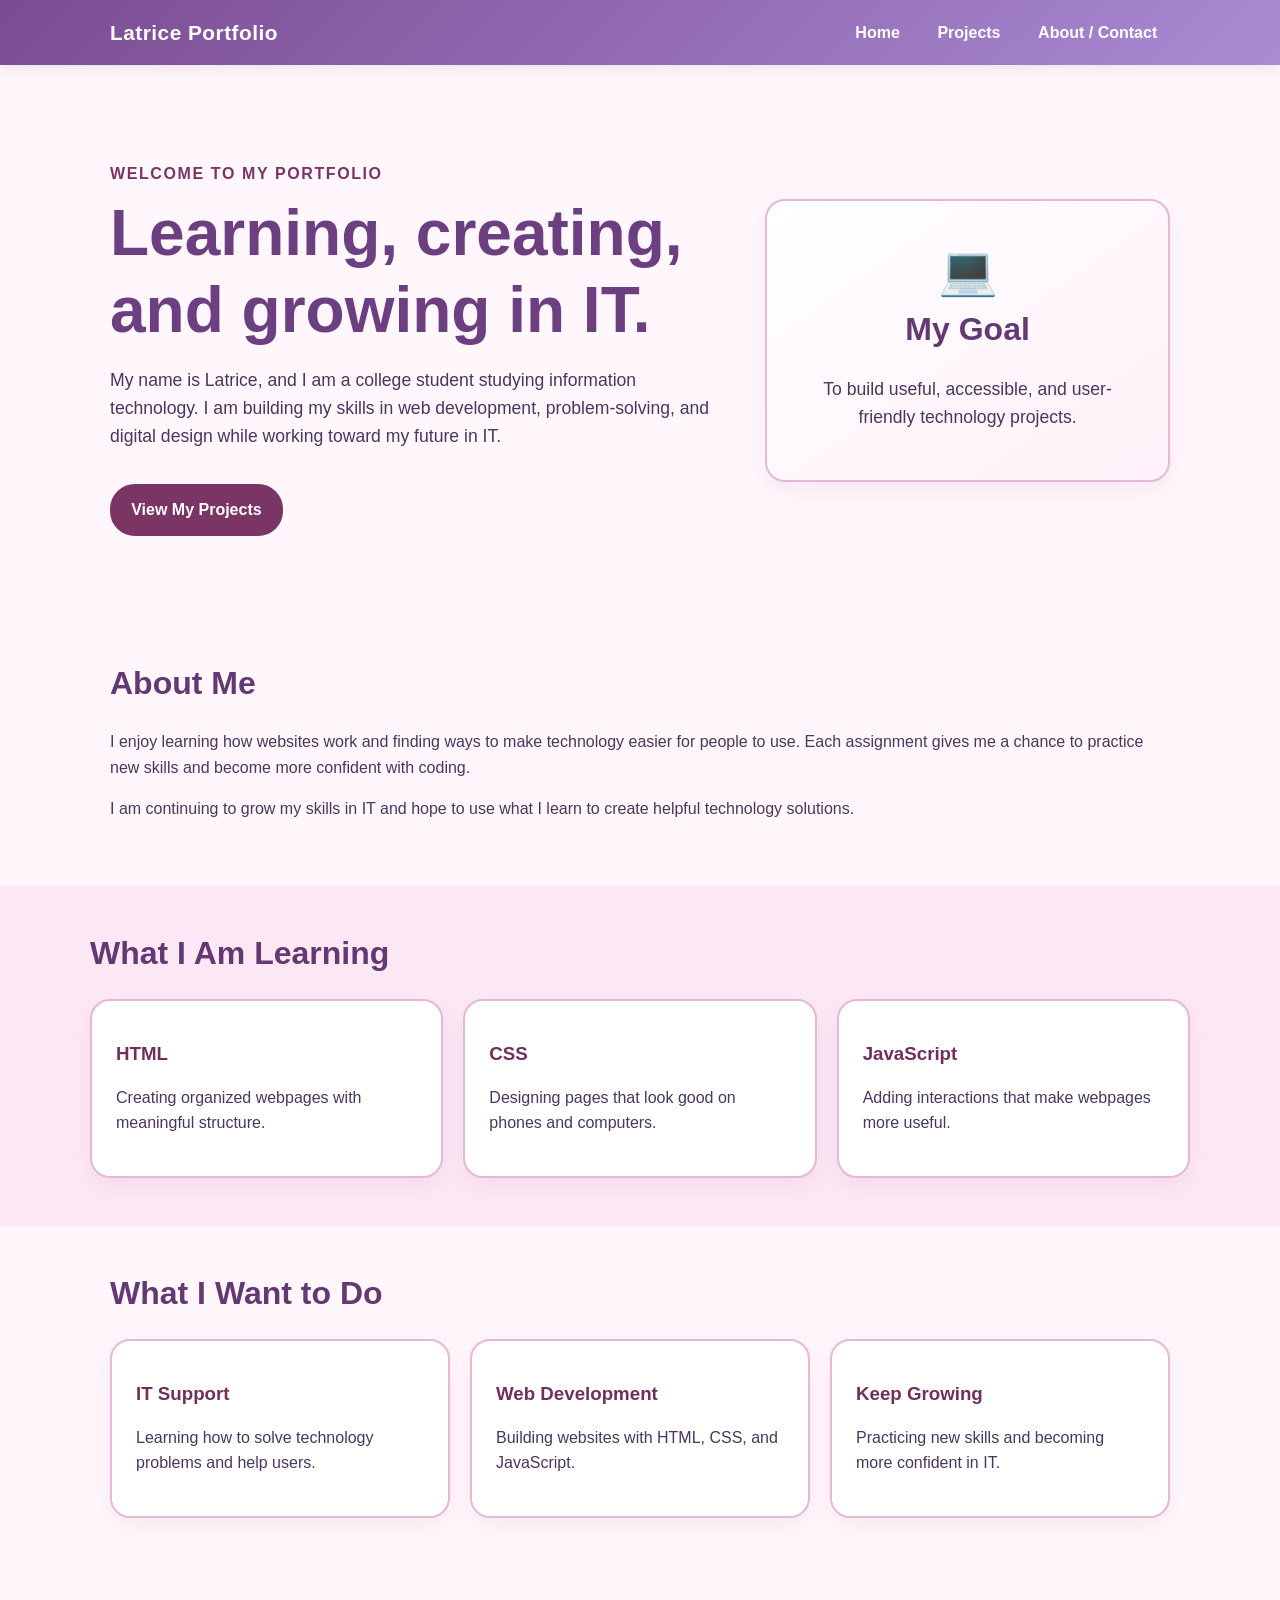
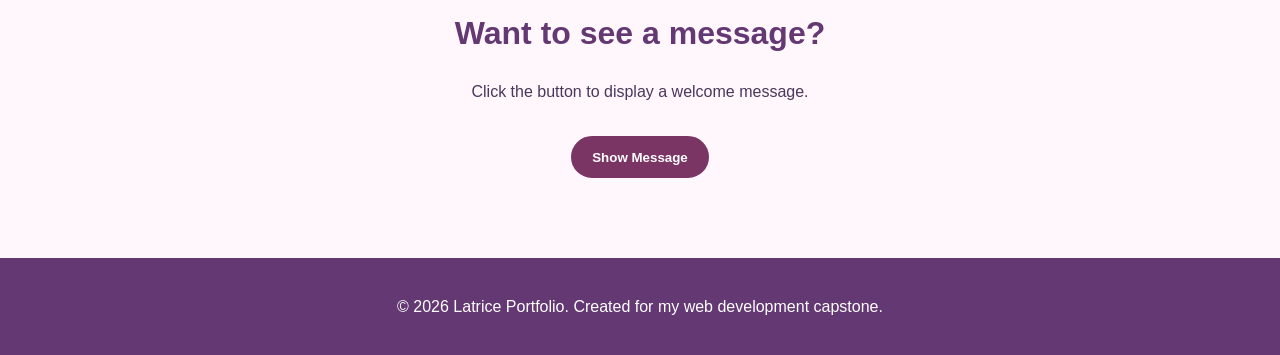
<file: index.html>
<!DOCTYPE html>
<html lang="en">
<head>
    <meta charset="UTF-8">
    <meta name="viewport" content="width=device-width, initial-scale=1.0">
    <title>Latrice Portfolio | Home</title>
    <link rel="stylesheet" href="style.css">
    <script src="script.js" defer></script>
</head>
<body>

    <header>
        <nav aria-label="Main navigation">
            <a class="logo" href="index.html">Latrice Portfolio</a>

            <button id="menuButton" type="button"
                aria-expanded="false" aria-controls="navLinks">
                Menu
            </button>

            <ul id="navLinks">
                <li><a href="index.html">Home</a></li>
                <li><a href="projects.html">Projects</a></li>
                <li><a href="about.html">About / Contact</a></li>
            </ul>
        </nav>
    </header>

    <main>
        <section class="hero">
            <div class="hero-text">
                <p class="eyebrow">Welcome to my portfolio</p>

                <h1>Learning, creating, and growing in IT.</h1>

                <p>
                    My name is Latrice, and I am a college student studying
                    information technology. I am building my skills in web
                    development, problem-solving, and digital design while
                    working toward my future in IT.
                </p>

                <a class="button" href="projects.html">
                    View My Projects
                </a>
            </div>

            <div class="hero-card">
                <span class="card-icon" aria-hidden="true">💻</span>

                <h2>My Goal</h2>

                <p>
                    To build useful, accessible, and user-friendly
                    technology projects.
                </p>
            </div>
        </section>

        <section class="content-section">
            <h2>About Me</h2>

            <p>
                I enjoy learning how websites work and finding ways to make
                technology easier for people to use. Each assignment gives me
                a chance to practice new skills and become more confident
                with coding.
            </p>

            <p>
                I am continuing to grow my skills in IT and hope to use what
                I learn to create helpful technology solutions.
            </p>
        </section>

        <section class="content-section highlight-section">
            <h2>What I Am Learning</h2>

            <div class="skill-grid">
                <article class="skill-card">
                    <h3>HTML</h3>
                    <p>
                        Creating organized webpages with meaningful structure.
                    </p>
                </article>

                <article class="skill-card">
                    <h3>CSS</h3>
                    <p>
                        Designing pages that look good on phones and computers.
                    </p>
                </article>

                <article class="skill-card">
                    <h3>JavaScript</h3>
                    <p>
                        Adding interactions that make webpages more useful.
                    </p>
                </article>
            </div>
        </section>

        <section class="content-section">
            <h2>What I Want to Do</h2>

            <div class="skill-grid">
                <article class="skill-card">
                    <h3>IT Support</h3>
                    <p>
                        Learning how to solve technology problems and help users.
                    </p>
                </article>

                <article class="skill-card">
                    <h3>Web Development</h3>
                    <p>
                        Building websites with HTML, CSS, and JavaScript.
                    </p>
                </article>

                <article class="skill-card">
                    <h3>Keep Growing</h3>
                    <p>
                        Practicing new skills and becoming more confident in IT.
                    </p>
                </article>
            </div>
        </section>

        <section class="content-section interaction-section">
            <h2>Want to see a message?</h2>

            <p id="messageText">
                Click the button to display a welcome message.
            </p>

            <button class="button" id="messageButton" type="button">
                Show Message
            </button>
        </section>
    </main>

    <footer>
        <p>
            &copy; 2026 Latrice Portfolio. Created for my web development
            capstone.
        </p>
    </footer>

</body>
</html>
</file>
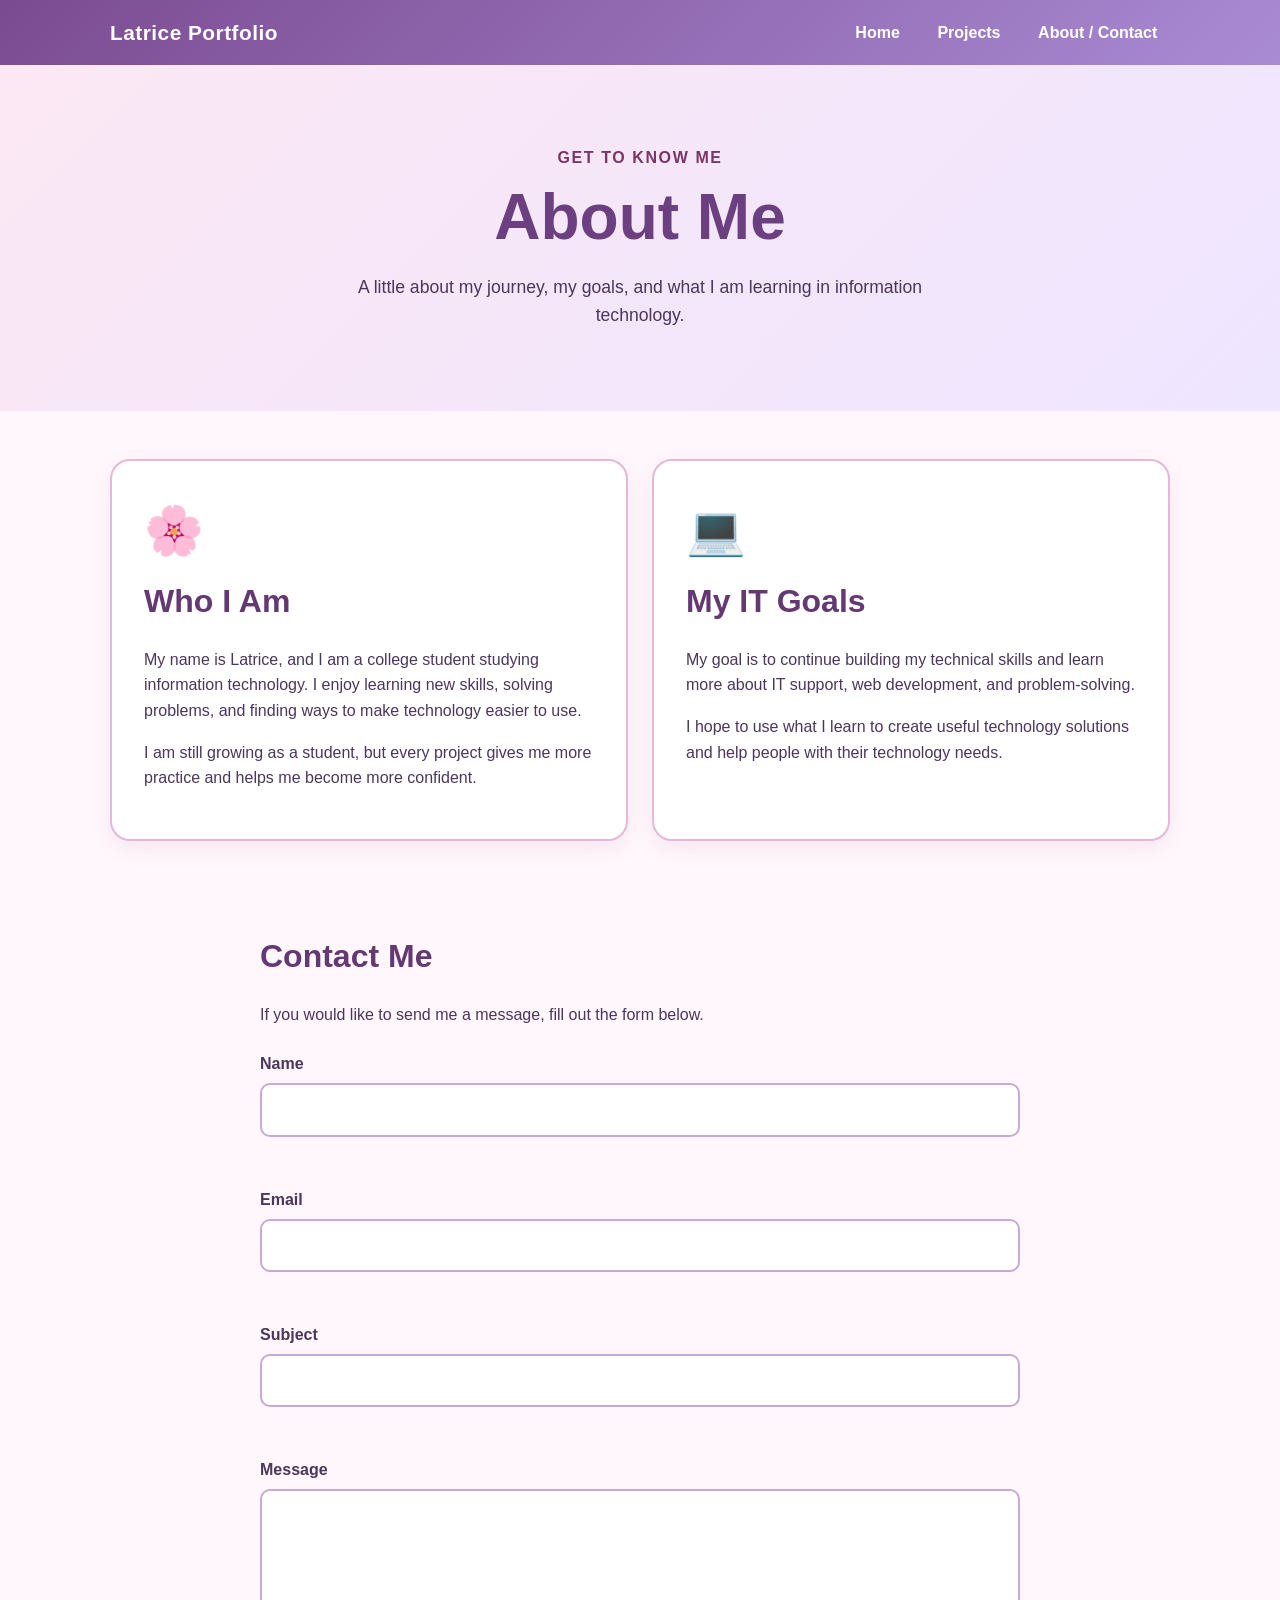
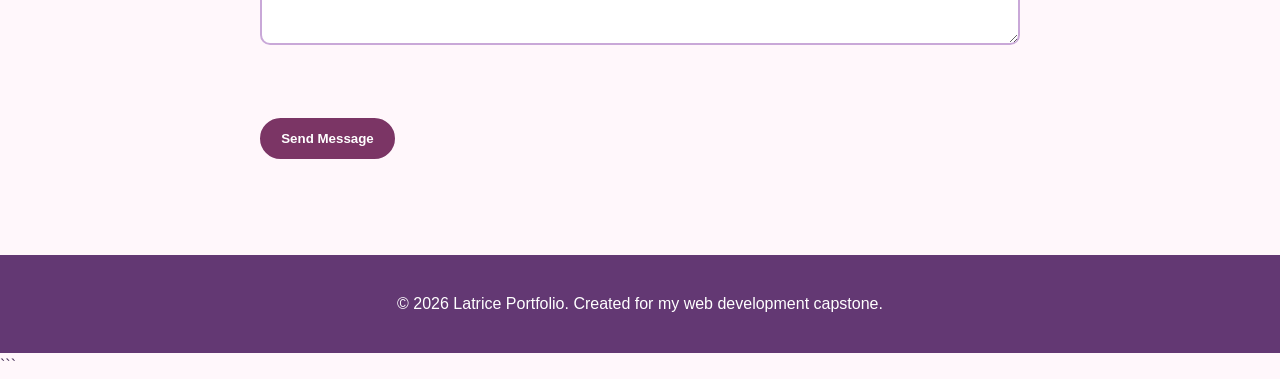
<file: about.html>
<!DOCTYPE html>
<html lang="en">
<head>
    <meta charset="UTF-8">
    <meta name="viewport" content="width=device-width, initial-scale=1.0">
    <title>Latrice Portfolio | About & Contact</title>
    <link rel="stylesheet" href="style.css">
    <script src="script.js" defer></script>
</head>
<body>

    <header>
        <nav aria-label="Main navigation">
            <a class="logo" href="index.html">Latrice Portfolio</a>

            <button id="menuButton" type="button"
                aria-expanded="false" aria-controls="navLinks">
                Menu
            </button>

            <ul id="navLinks">
                <li><a href="index.html">Home</a></li>
                <li><a href="projects.html">Projects</a></li>
                <li><a href="about.html">About / Contact</a></li>
            </ul>
        </nav>
    </header>

    <main>
        <section class="page-heading">
            <p class="eyebrow">Get to know me</p>

            <h1>About Me</h1>

            <p>
                A little about my journey, my goals, and what I am learning
                in information technology.
            </p>
        </section>

        <section class="about-grid content-section">

            <article class="about-card">
                <span class="card-icon" aria-hidden="true">🌸</span>

                <h2>Who I Am</h2>

                <p>
                    My name is Latrice, and I am a college student studying
                    information technology. I enjoy learning new skills,
                    solving problems, and finding ways to make technology
                    easier to use.
                </p>

                <p>
                    I am still growing as a student, but every project gives
                    me more practice and helps me become more confident.
                </p>
            </article>

            <article class="about-card">
                <span class="card-icon" aria-hidden="true">💻</span>

                <h2>My IT Goals</h2>

                <p>
                    My goal is to continue building my technical skills and
                    learn more about IT support, web development, and
                    problem-solving.
                </p>

                <p>
                    I hope to use what I learn to create useful technology
                    solutions and help people with their technology needs.
                </p>
            </article>

        </section>

        <section class="content-section contact-section">
            <h2>Contact Me</h2>

            <p>
                If you would like to send me a message, fill out the form
                below.
            </p>

            <form id="contactForm" novalidate>

                <div class="form-group">
                    <label for="name">Name</label>
                    <input type="text" id="name" name="name" required>
                    <p class="error-message" id="nameError"></p>
                </div>

                <div class="form-group">
                    <label for="email">Email</label>
                    <input type="email" id="email" name="email" required>
                    <p class="error-message" id="emailError"></p>
                </div>

                <div class="form-group">
                    <label for="subject">Subject</label>
                    <input type="text" id="subject" name="subject" required>
                    <p class="error-message" id="subjectError"></p>
                </div>

                <div class="form-group">
                    <label for="message">Message</label>
                    <textarea id="message" name="message" rows="5" required></textarea>
                    <p class="error-message" id="messageError"></p>
                </div>

                <button class="button" type="submit">Send Message</button>

                <p id="formSuccess" class="success-message" role="status"></p>

            </form>
        </section>
    </main>

    <footer>
        <p>
            &copy; 2026 Latrice Portfolio. Created for my web development
            capstone.
        </p>
    </footer>

</body>
</html>
```
</file>
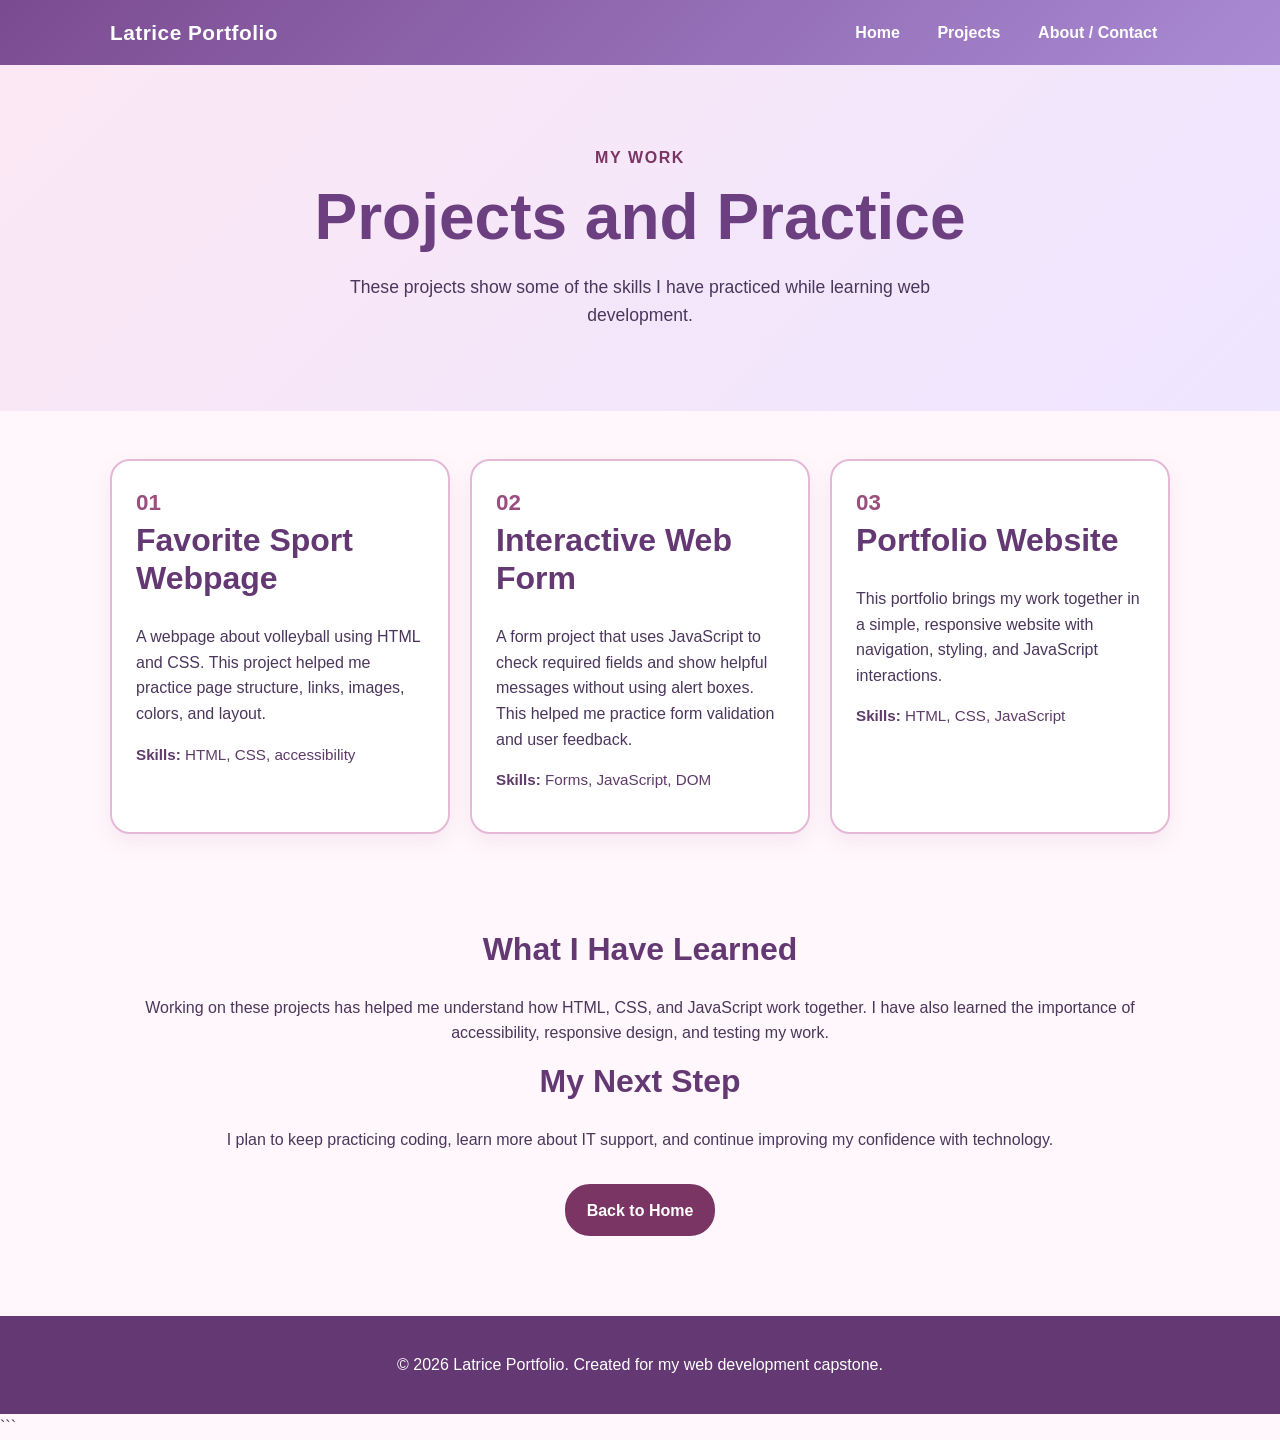
<file: projects.html>
<!DOCTYPE html>
<html lang="en">
<head>
    <meta charset="UTF-8">
    <meta name="viewport" content="width=device-width, initial-scale=1.0">
    <title>Latrice Portfolio | Projects</title>
    <link rel="stylesheet" href="style.css">
    <script src="script.js" defer></script>
</head>
<body>

    <header>
        <nav aria-label="Main navigation">
            <a class="logo" href="index.html">Latrice Portfolio</a>

            <button id="menuButton" type="button"
                aria-expanded="false" aria-controls="navLinks">
                Menu
            </button>

            <ul id="navLinks">
                <li><a href="index.html">Home</a></li>
                <li><a href="projects.html">Projects</a></li>
                <li><a href="about.html">About / Contact</a></li>
            </ul>
        </nav>
    </header>

    <main>
        <section class="page-heading">
            <p class="eyebrow">My work</p>

            <h1>Projects and Practice</h1>

            <p>
                These projects show some of the skills I have practiced
                while learning web development.
            </p>
        </section>

        <section class="project-grid content-section" aria-label="My projects">

            <article class="project-card">
                <div class="project-number">01</div>

                <h2>Favorite Sport Webpage</h2>

                <p>
                    A webpage about volleyball using HTML and CSS. This
                    project helped me practice page structure, links,
                    images, colors, and layout.
                </p>

                <p class="project-tools">
                    <strong>Skills:</strong> HTML, CSS, accessibility
                </p>
            </article>

            <article class="project-card">
                <div class="project-number">02</div>

                <h2>Interactive Web Form</h2>

                <p>
                    A form project that uses JavaScript to check required
                    fields and show helpful messages without using alert boxes.
                    This helped me practice form validation and user feedback.
                </p>

                <p class="project-tools">
                    <strong>Skills:</strong> Forms, JavaScript, DOM
                </p>
            </article>

            <article class="project-card">
                <div class="project-number">03</div>

                <h2>Portfolio Website</h2>

                <p>
                    This portfolio brings my work together in a simple,
                    responsive website with navigation, styling, and
                    JavaScript interactions.
                </p>

                <p class="project-tools">
                    <strong>Skills:</strong> HTML, CSS, JavaScript
                </p>
            </article>

        </section>

        <section class="content-section next-step">
            <h2>What I Have Learned</h2>

            <p>
                Working on these projects has helped me understand how HTML,
                CSS, and JavaScript work together. I have also learned the
                importance of accessibility, responsive design, and testing
                my work.
            </p>

            <h2>My Next Step</h2>

            <p>
                I plan to keep practicing coding, learn more about IT support,
                and continue improving my confidence with technology.
            </p>

            <a class="button" href="index.html">Back to Home</a>
        </section>
    </main>

    <footer>
        <p>
            &copy; 2026 Latrice Portfolio. Created for my web development
            capstone.
        </p>
    </footer>

</body>
</html>
```
</file>
<file: style.css>
/* =========================
   General Page Styling
========================= */

* {
    box-sizing: border-box;
}

html {
    scroll-behavior: smooth;
}

body {
    margin: 0;
    font-family: "Trebuchet MS", Arial, sans-serif;
    line-height: 1.6;
    color: #4b365c;
    background: #fff7fb;
}

img {
    max-width: 100%;
    height: auto;
}

/* =========================
   Header and Navigation
========================= */

header {
    background: linear-gradient(135deg, #7b4b91, #a98bd4);
    color: white;
    box-shadow: 0 4px 12px rgba(150, 100, 160, 0.15);
}

nav {
    max-width: 1100px;
    margin: 0 auto;
    padding: 1rem 1.25rem;
    display: flex;
    align-items: center;
    justify-content: space-between;
    gap: 1rem;
}

.logo {
    color: white;
    font-size: 1.3rem;
    font-weight: bold;
    text-decoration: none;
    letter-spacing: 0.5px;
}

#navLinks {
    display: flex;
    list-style: none;
    gap: 0.75rem;
    margin: 0;
    padding: 0;
}

#navLinks a {
    color: white;
    text-decoration: none;
    padding: 0.5rem 0.8rem;
    border-radius: 20px;
    font-weight: bold;
}

#navLinks a:hover,
#navLinks a:focus {
    background: rgba(255, 255, 255, 0.25);
}

#menuButton {
    display: none;
    border: 2px solid white;
    background: transparent;
    color: white;
    padding: 0.45rem 0.8rem;
    border-radius: 20px;
    cursor: pointer;
    font: inherit;
    font-weight: bold;
}

/* =========================
   Main Hero Section
========================= */

.hero {
    max-width: 1100px;
    margin: 0 auto;
    padding: 5rem 1.25rem;
    display: grid;
    grid-template-columns: 1.5fr 1fr;
    gap: 3rem;
    align-items: center;
}

.hero-text {
    min-width: 0;
}

.eyebrow {
    color: #7b3565;
    font-weight: bold;
    text-transform: uppercase;
    letter-spacing: 0.1em;
    margin-bottom: 0.5rem;
}

h1,
h2,
h3 {
    line-height: 1.2;
}

h1 {
    color: #6b3f80;
    font-size: clamp(2.2rem, 5vw, 4rem);
    margin: 0 0 1rem;
}

h2 {
    color: #633873;
    font-size: 2rem;
    margin-top: 0;
}

h3 {
    color: #71305a;
}

.hero p:not(.eyebrow),
.page-heading p:not(.eyebrow) {
    max-width: 650px;
    font-size: 1.1rem;
}

/* =========================
   Cute Card Styling
========================= */

.hero-card,
.skill-card,
.project-card,
.about-card {
    background: white;
    border: 2px solid #e5b8d5;
    border-radius: 20px;
    box-shadow: 0 8px 20px rgba(190, 120, 170, 0.12);
}

.hero-card {
    padding: 2rem;
    text-align: center;
    background: linear-gradient(145deg, #fff, #fff0f8);
}

.card-icon {
    font-size: 3rem;
}

/* =========================
   Buttons
========================= */

.button {
    display: inline-block;
    margin-top: 1rem;
    background: #7b3565;
    color: white;
    text-decoration: none;
    border: 2px solid #7b3565;
    padding: 0.7rem 1.2rem;
    border-radius: 25px;
    font-weight: bold;
    cursor: pointer;
    transition: 0.2s ease;
    font-family: inherit;
}

.button:hover,
.button:focus {
    background: #5f284f;
    border-color: #5f284f;
    transform: translateY(-2px);
}

.button:active {
    transform: translateY(0);
}

/* =========================
   Content Sections
========================= */

.content-section {
    max-width: 1100px;
    margin: 0 auto;
    padding: 3rem 1.25rem;
}

.highlight-section {
    max-width: none;
    background: #fce8f4;
}

.highlight-section h2,
.highlight-section .skill-grid {
    max-width: 1100px;
    margin-left: auto;
    margin-right: auto;
}

.skill-grid,
.project-grid {
    display: grid;
    grid-template-columns: repeat(3, 1fr);
    gap: 1.25rem;
}

.skill-card,
.project-card {
    padding: 1.5rem;
    transition: transform 0.2s ease, box-shadow 0.2s ease;
}

.skill-card:hover,
.project-card:hover,
.about-card:hover {
    transform: translateY(-4px);
    box-shadow: 0 12px 24px rgba(190, 120, 170, 0.18);
}

.interaction-section {
    text-align: center;
}

/* =========================
   Projects Page
========================= */

.page-heading {
    background: linear-gradient(135deg, #fce8f4, #eee5ff);
    padding: 4rem 1.25rem;
    text-align: center;
}

.page-heading p {
    margin-left: auto;
    margin-right: auto;
}

.project-number {
    color: #9b4f7e;
    font-size: 1.4rem;
    font-weight: bold;
}

.project-tools {
    font-size: 0.95rem;
    color: #5e3b68;
}

.next-step {
    text-align: center;
}

/* =========================
   About Page
========================= */

.about-grid {
    display: grid;
    grid-template-columns: repeat(2, 1fr);
    gap: 1.5rem;
}

.about-card {
    padding: 2rem;
}

.about-card .card-icon {
    display: block;
    margin-bottom: 0.75rem;
}

/* =========================
   Contact Form
========================= */

.contact-section {
    max-width: 800px;
}

.contact-section > p {
    margin-bottom: 1.5rem;
}

.form-group {
    margin-bottom: 1.25rem;
}

.form-group label {
    display: block;
    font-weight: bold;
    margin-bottom: 0.4rem;
    color: #4b365c;
}

.form-group input,
.form-group textarea {
    width: 100%;
    padding: 0.75rem;
    border: 2px solid #c9a8d8;
    border-radius: 10px;
    background: white;
    color: #34253f;
    font: inherit;
}

.form-group textarea {
    resize: vertical;
}

.form-group input:focus,
.form-group textarea:focus {
    outline: 3px solid #f4c95d;
    outline-offset: 2px;
    border-color: #7b3565;
}

.error-message {
    color: #a12626;
    font-weight: bold;
    margin: 0.35rem 0 0;
    min-height: 1.5em;
}

.success-message {
    color: #176b3a;
    font-weight: bold;
    margin-top: 1rem;
}

/* =========================
   Footer
========================= */

footer {
    background: #633873;
    color: white;
    text-align: center;
    padding: 1.25rem;
    margin-top: 2rem;
}

/* =========================
   Keyboard Accessibility
========================= */

a:focus,
button:focus {
    outline: 3px solid #f4c95d;
    outline-offset: 3px;
}

/* =========================
   Mobile Responsive Design
========================= */

@media (max-width: 768px) {
    nav {
        flex-wrap: wrap;
    }

    #menuButton {
        display: block;
    }

    #navLinks {
        display: none;
        flex-direction: column;
        flex-basis: 100%;
        gap: 0.5rem;
        width: 100%;
    }

    #navLinks.show {
        display: flex;
    }

    #navLinks li {
        width: 100%;
    }

    #navLinks a {
        display: block;
        width: 100%;
    }

    .hero {
        grid-template-columns: 1fr;
        padding-top: 3rem;
        gap: 2rem;
    }

    .skill-grid,
    .project-grid,
    .about-grid {
        grid-template-columns: 1fr;
    }

    .content-section {
        padding-top: 2rem;
        padding-bottom: 2rem;
    }

    .page-heading {
        padding: 3rem 1.25rem;
    }

    h1 {
        font-size: clamp(2rem, 9vw, 3rem);
    }

    h2 {
        font-size: 1.7rem;
    }
}

/* =========================
   Smaller Phone Screens
========================= */

@media (max-width: 400px) {
    nav {
        padding: 0.85rem 1rem;
    }

    .logo {
        font-size: 1.1rem;
    }

    .hero {
        padding: 2.5rem 1rem;
    }

    .content-section {
        padding-left: 1rem;
        padding-right: 1rem;
    }

    .hero-card,
    .skill-card,
    .project-card,
    .about-card {
        padding: 1.25rem;
    }
}
</file>
